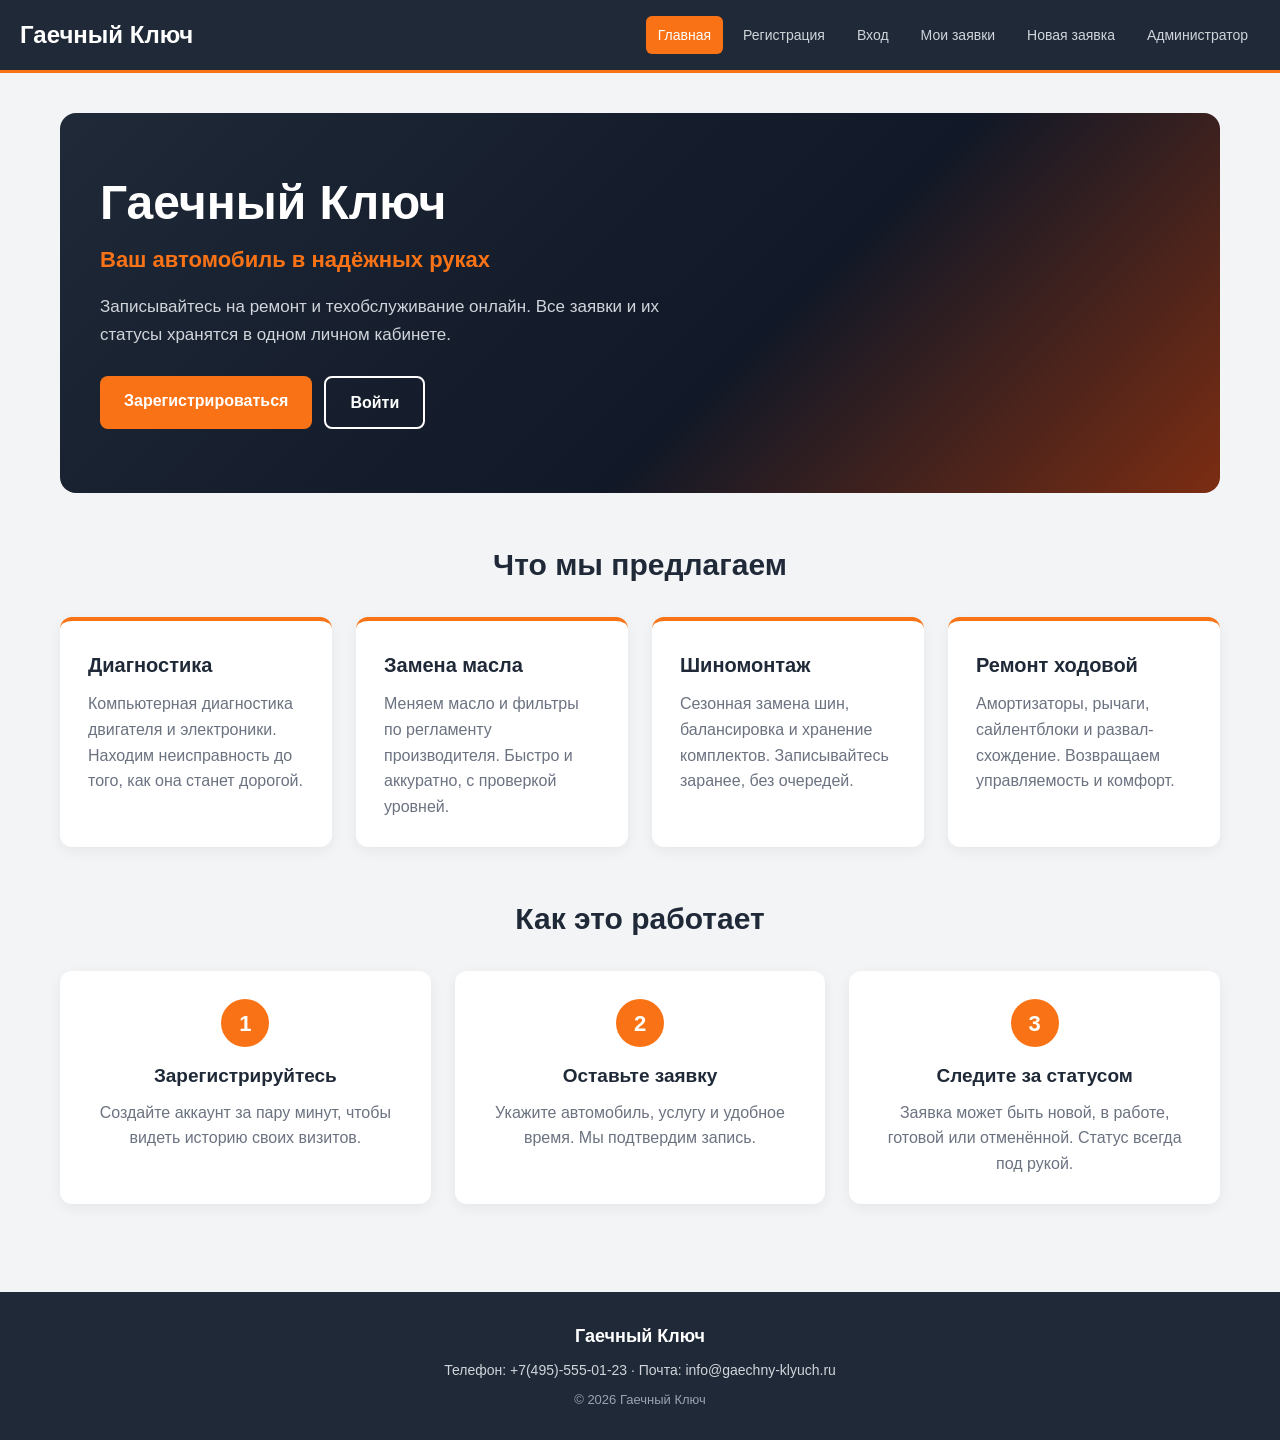
<file: index.html>
<!DOCTYPE html>
<html lang="ru">
<head>
    <meta charset="UTF-8">
    <meta name="viewport" content="width=device-width, initial-scale=1.0">
    <title>Главная | Гаечный Ключ</title>
    <link rel="stylesheet" href="css/style.css">
</head>
<body>
    <header class="header">
        <a class="header__logo" href="index.html">Гаечный Ключ</a>
        <nav class="header__nav">
            <a class="header__link header__link--active" href="index.html">Главная</a>
            <a class="header__link" href="register.html">Регистрация</a>
            <a class="header__link" href="login.html">Вход</a>
            <a class="header__link" href="orders.html">Мои заявки</a>
            <a class="header__link" href="create.html">Новая заявка</a>
            <a class="header__link" href="admin.html">Администратор</a>
        </nav>
    </header>

    <main class="main">
        <section class="hero">
    <h1 class="hero__title">Гаечный Ключ</h1>
    <p class="hero__slogan">Ваш автомобиль в надёжных руках</p>
    <p class="hero__text">Записывайтесь на ремонт и техобслуживание онлайн. Все заявки и их статусы хранятся в одном личном кабинете.</p>
    <div class="hero__buttons">
        <a class="button" href="register.html">Зарегистрироваться</a>
        <a class="button button--outline" href="login.html">Войти</a>
    </div>
</section>

<section>
    <h2 class="section-title">Что мы предлагаем</h2>
    <div class="cards">
        <article class="service-card">
            <h3 class="service-card__title">Диагностика</h3>
            <p class="service-card__text">Компьютерная диагностика двигателя и электроники. Находим неисправность до того, как она станет дорогой.</p>
        </article>
        <article class="service-card">
            <h3 class="service-card__title">Замена масла</h3>
            <p class="service-card__text">Меняем масло и фильтры по регламенту производителя. Быстро и аккуратно, с проверкой уровней.</p>
        </article>
        <article class="service-card">
            <h3 class="service-card__title">Шиномонтаж</h3>
            <p class="service-card__text">Сезонная замена шин, балансировка и хранение комплектов. Записывайтесь заранее, без очередей.</p>
        </article>
        <article class="service-card">
            <h3 class="service-card__title">Ремонт ходовой</h3>
            <p class="service-card__text">Амортизаторы, рычаги, сайлентблоки и развал-схождение. Возвращаем управляемость и комфорт.</p>
        </article>
    </div>
</section>

<section>
    <h2 class="section-title">Как это работает</h2>
    <div class="cards">
        <div class="step">
            <span class="step__number">1</span>
            <h3 class="step__title">Зарегистрируйтесь</h3>
            <p class="step__text">Создайте аккаунт за пару минут, чтобы видеть историю своих визитов.</p>
        </div>
        <div class="step">
            <span class="step__number">2</span>
            <h3 class="step__title">Оставьте заявку</h3>
            <p class="step__text">Укажите автомобиль, услугу и удобное время. Мы подтвердим запись.</p>
        </div>
        <div class="step">
            <span class="step__number">3</span>
            <h3 class="step__title">Следите за статусом</h3>
            <p class="step__text">Заявка может быть новой, в работе, готовой или отменённой. Статус всегда под рукой.</p>
        </div>
    </div>
</section>
    </main>

    <footer class="footer">
        <p class="footer__name">Гаечный Ключ</p>
        <p class="footer__text">Телефон: +7(495)-555-01-23 · Почта: info@gaechny-klyuch.ru</p>
        <p class="footer__year">© 2026 Гаечный Ключ</p>
    </footer>
</body>
</html>
</file>
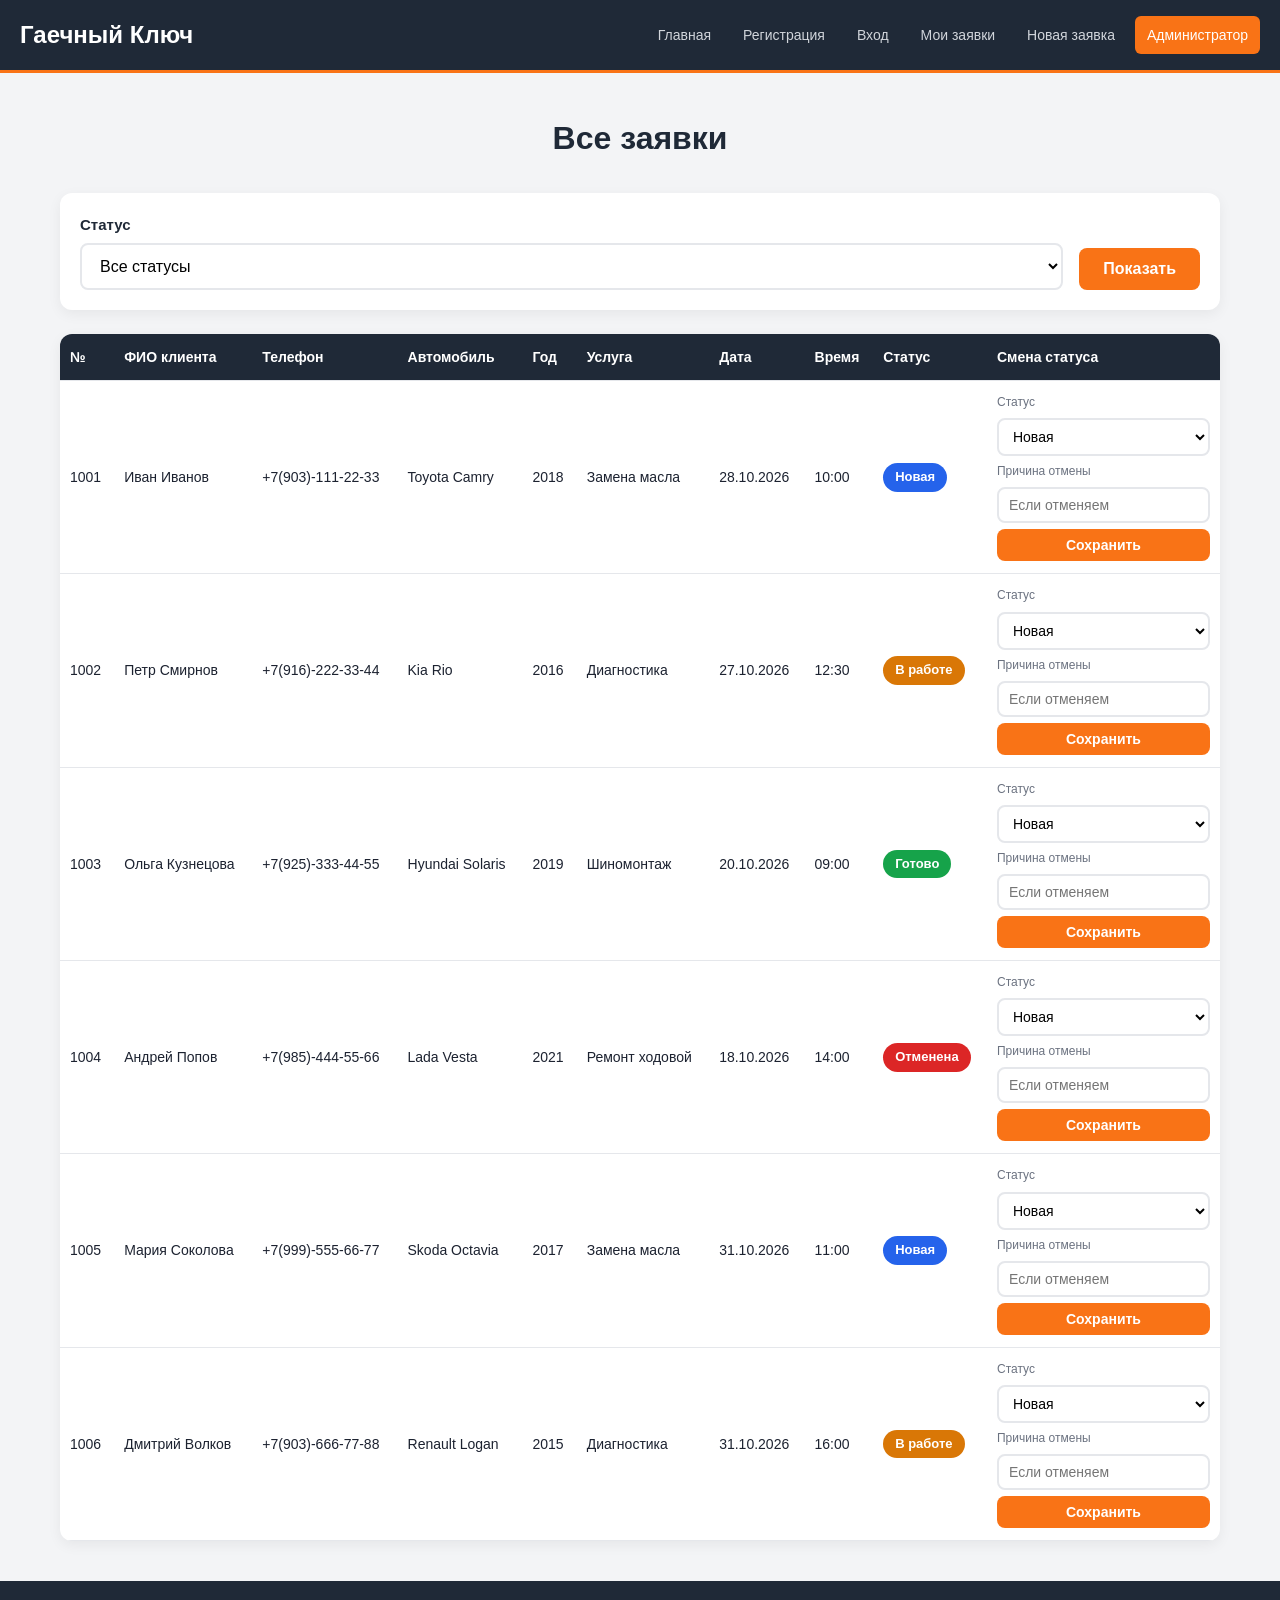
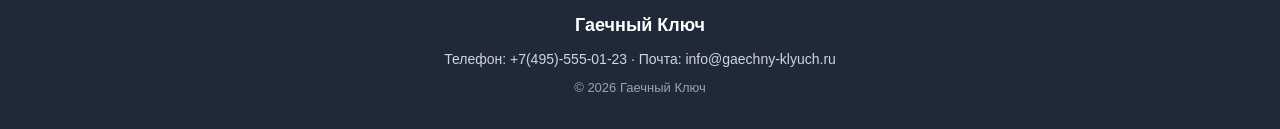
<file: admin.html>
<!DOCTYPE html>
<html lang="ru">

<head>
    <meta charset="UTF-8">
    <meta name="viewport" content="width=device-width, initial-scale=1.0">
    <title>Администратор | Гаечный Ключ</title>
    <link rel="stylesheet" href="css/style.css">
</head>

<body>
    <header class="header">
        <a class="header__logo" href="index.html">Гаечный Ключ</a>
        <nav class="header__nav">
            <a class="header__link" href="index.html">Главная</a>
            <a class="header__link" href="register.html">Регистрация</a>
            <a class="header__link" href="login.html">Вход</a>
            <a class="header__link" href="orders.html">Мои заявки</a>
            <a class="header__link" href="create.html">Новая заявка</a>
            <a class="header__link header__link--active" href="admin.html">Администратор</a>
        </nav>
    </header>

    <main class="main">
        <h1 class="page-title">Все заявки</h1>

        <form class="admin-filter" method="get" action="">
            <div class="form__group admin-filter__group">
                <label class="form__label" for="filter-status">Статус</label>
                <select class="form__select" id="filter-status" name="status">
                    <option value="">Все статусы</option>
                    <option value="new">Новая</option>
                    <option value="work">В работе</option>
                    <option value="done">Готово</option>
                    <option value="cancel">Отменена</option>
                </select>
            </div>
            <button class="button" type="submit">Показать</button>
        </form>
        <div class="table-wrap">
            <table class="table">
                <thead>
                    <tr>
                        <th>№</th>
                        <th>ФИО клиента</th>
                        <th>Телефон</th>
                        <th>Автомобиль</th>
                        <th>Год</th>
                        <th>Услуга</th>
                        <th>Дата</th>
                        <th>Время</th>
                        <th>Статус</th>
                        <th>Смена статуса</th>
                    </tr>
                </thead>
                <tbody>
                    <tr>
                        <td>1001</td>
                        <td>Иван Иванов</td>
                        <td>+7(903)-111-22-33</td>
                        <td>Toyota Camry</td>
                        <td>2018</td>
                        <td>Замена масла</td>
                        <td>28.10.2026</td>
                        <td>10:00</td>
                        <td><span class="status status--new">Новая</span></td>
                        <td>
                            <form class="table__form" method="post" action="">
                                <label class="table__label" for="status-1001">Статус</label>
                                <select class="form__select table__select" id="status-1001" name="status-1001">
                                    <option value="new">Новая</option>
                                    <option value="work">В работе</option>
                                    <option value="done">Готово</option>
                                    <option value="cancel">Отменена</option>
                                </select>
                                <label class="table__label" for="cancel-1001">Причина отмены</label>
                                <input class="form__input table__input" type="text" id="cancel-1001" name="cancel-1001"
                                    placeholder="Если отменяем">
                                <button class="button table__button" type="submit">Сохранить</button>
                            </form>
                        </td>
                    </tr>
                    <tr>
                        <td>1002</td>
                        <td>Петр Смирнов</td>
                        <td>+7(916)-222-33-44</td>
                        <td>Kia Rio</td>
                        <td>2016</td>
                        <td>Диагностика</td>
                        <td>27.10.2026</td>
                        <td>12:30</td>
                        <td><span class="status status--work">В работе</span></td>
                        <td>
                            <form class="table__form" method="post" action="">
                                <label class="table__label" for="status-1002">Статус</label>
                                <select class="form__select table__select" id="status-1002" name="status-1002">
                                    <option value="new">Новая</option>
                                    <option value="work">В работе</option>
                                    <option value="done">Готово</option>
                                    <option value="cancel">Отменена</option>
                                </select>
                                <label class="table__label" for="cancel-1002">Причина отмены</label>
                                <input class="form__input table__input" type="text" id="cancel-1002" name="cancel-1002"
                                    placeholder="Если отменяем">
                                <button class="button table__button" type="submit">Сохранить</button>
                            </form>
                        </td>
                    </tr>
                    <tr>
                        <td>1003</td>
                        <td>Ольга Кузнецова</td>
                        <td>+7(925)-333-44-55</td>
                        <td>Hyundai Solaris</td>
                        <td>2019</td>
                        <td>Шиномонтаж</td>
                        <td>20.10.2026</td>
                        <td>09:00</td>
                        <td><span class="status status--done">Готово</span></td>
                        <td>
                            <form class="table__form" method="post" action="">
                                <label class="table__label" for="status-1003">Статус</label>
                                <select class="form__select table__select" id="status-1003" name="status-1003">
                                    <option value="new">Новая</option>
                                    <option value="work">В работе</option>
                                    <option value="done">Готово</option>
                                    <option value="cancel">Отменена</option>
                                </select>
                                <label class="table__label" for="cancel-1003">Причина отмены</label>
                                <input class="form__input table__input" type="text" id="cancel-1003" name="cancel-1003"
                                    placeholder="Если отменяем">
                                <button class="button table__button" type="submit">Сохранить</button>
                            </form>
                        </td>
                    </tr>
                    <tr>
                        <td>1004</td>
                        <td>Андрей Попов</td>
                        <td>+7(985)-444-55-66</td>
                        <td>Lada Vesta</td>
                        <td>2021</td>
                        <td>Ремонт ходовой</td>
                        <td>18.10.2026</td>
                        <td>14:00</td>
                        <td><span class="status status--cancel">Отменена</span></td>
                        <td>
                            <form class="table__form" method="post" action="">
                                <label class="table__label" for="status-1004">Статус</label>
                                <select class="form__select table__select" id="status-1004" name="status-1004">
                                    <option value="new">Новая</option>
                                    <option value="work">В работе</option>
                                    <option value="done">Готово</option>
                                    <option value="cancel">Отменена</option>
                                </select>
                                <label class="table__label" for="cancel-1004">Причина отмены</label>
                                <input class="form__input table__input" type="text" id="cancel-1004" name="cancel-1004"
                                    placeholder="Если отменяем">
                                <button class="button table__button" type="submit">Сохранить</button>
                            </form>
                        </td>
                    </tr>
                    <tr>
                        <td>1005</td>
                        <td>Мария Соколова</td>
                        <td>+7(999)-555-66-77</td>
                        <td>Skoda Octavia</td>
                        <td>2017</td>
                        <td>Замена масла</td>
                        <td>31.10.2026</td>
                        <td>11:00</td>
                        <td><span class="status status--new">Новая</span></td>
                        <td>
                            <form class="table__form" method="post" action="">
                                <label class="table__label" for="status-1001">Статус</label>
                                <select class="form__select table__select" id="status-1005" name="status-1005">
                                    <option value="new">Новая</option>
                                    <option value="work">В работе</option>
                                    <option value="done">Готово</option>
                                    <option value="cancel">Отменена</option>
                                </select>
                                <label class="table__label" for="cancel-1005">Причина отмены</label>
                                <input class="form__input table__input" type="text" id="cancel-1005" name="cancel-1005"
                                    placeholder="Если отменяем">
                                <button class="button table__button" type="submit">Сохранить</button>
                            </form>
                        </td>
                    </tr>
                    <tr>
                        <td>1006</td>
                        <td>Дмитрий Волков</td>
                        <td>+7(903)-666-77-88</td>
                        <td>Renault Logan</td>
                        <td>2015</td>
                        <td>Диагностика</td>
                        <td>31.10.2026</td>
                        <td>16:00</td>
                        <td><span class="status status--work">В работе</span></td>
                        <td>
                            <form class="table__form" method="post" action="">
                                <label class="table__label" for="status-1001">Статус</label>
                                <select class="form__select table__select" id="status-1006" name="status-1006">
                                    <option value="new">Новая</option>
                                    <option value="work">В работе</option>
                                    <option value="done">Готово</option>
                                    <option value="cancel">Отменена</option>
                                </select>
                                <label class="table__label" for="cancel-1006">Причина отмены</label>
                                <input class="form__input table__input" type="text" id="cancel-1006" name="cancel-1006"
                                    placeholder="Если отменяем">
                                <button class="button table__button" type="submit">Сохранить</button>
                            </form>
                        </td>
                    </tr>
                </tbody>
            </table>
        </div>
    </main>

    <footer class="footer">
        <p class="footer__name">Гаечный Ключ</p>
        <p class="footer__text">Телефон: +7(495)-555-01-23 · Почта: info@gaechny-klyuch.ru</p>
        <p class="footer__year">© 2026 Гаечный Ключ</p>
    </footer>
</body>

</html>
</file>
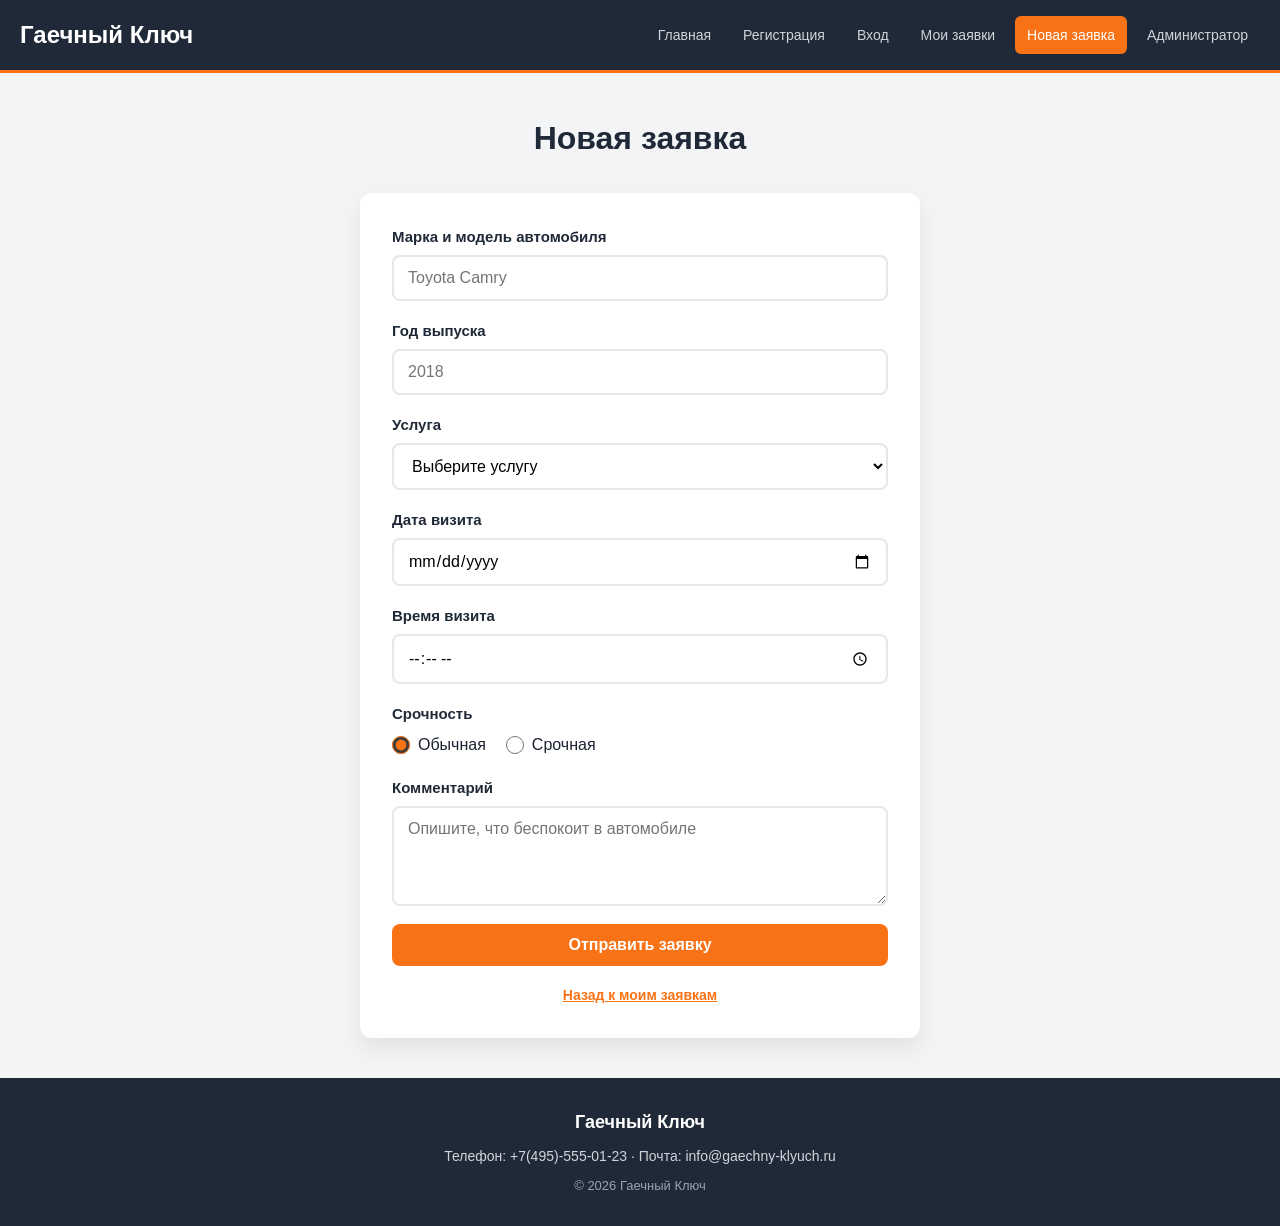
<file: create.html>
<!DOCTYPE html>
<html lang="ru">
<head>
    <meta charset="UTF-8">
    <meta name="viewport" content="width=device-width, initial-scale=1.0">
    <title>Новая заявка | Гаечный Ключ</title>
    <link rel="stylesheet" href="css/style.css">
</head>
<body>
    <header class="header">
        <a class="header__logo" href="index.html">Гаечный Ключ</a>
        <nav class="header__nav">
            <a class="header__link" href="index.html">Главная</a>
            <a class="header__link" href="register.html">Регистрация</a>
            <a class="header__link" href="login.html">Вход</a>
            <a class="header__link" href="orders.html">Мои заявки</a>
            <a class="header__link header__link--active" href="create.html">Новая заявка</a>
            <a class="header__link" href="admin.html">Администратор</a>
        </nav>
    </header>

    <main class="main">
        <h1 class="page-title">Новая заявка</h1>

        <form class="form form--create" method="post" action="">
            <div class="form__group">
                <label class="form__label" for="car">Марка и модель автомобиля</label>
                <input class="form__input" type="text" id="car" name="car"
                       placeholder="Toyota Camry" required>
            </div>

            <div class="form__group">
                <label class="form__label" for="year">Год выпуска</label>
                <input class="form__input" type="number" id="year" name="year"
                       placeholder="2018" min="1990" max="2026" required>
            </div>

            <div class="form__group">
                <label class="form__label" for="service">Услуга</label>
                <select class="form__select" id="service" name="service" required>
                    <option value="" disabled selected>Выберите услугу</option>
                    <option value="diagnostics">Диагностика</option>
                    <option value="oil">Замена масла</option>
                    <option value="tire">Шиномонтаж</option>
                    <option value="suspension">Ремонт ходовой</option>
                </select>
            </div>

            <div class="form__group">
                <label class="form__label" for="date">Дата визита</label>
                <input class="form__input" type="date" id="date" name="date" required>
            </div>

            <div class="form__group">
                <label class="form__label" for="time">Время визита</label>
                <input class="form__input" type="time" id="time" name="time" required>
            </div>

            <fieldset class="form__fieldset">
                <legend class="form__legend">Срочность</legend>
                <div class="form__options">
                    <div class="form__option">
                        <input type="radio" id="urgency-normal" name="urgency" value="normal" checked>
                        <label for="urgency-normal">Обычная</label>
                    </div>
                    <div class="form__option">
                        <input type="radio" id="urgency-urgent" name="urgency" value="urgent">
                        <label for="urgency-urgent">Срочная</label>
                    </div>
                </div>
            </fieldset>

            <div class="form__group">
                <label class="form__label" for="comment">Комментарий</label>
                <textarea class="form__textarea" id="comment" name="comment"
                          placeholder="Опишите, что беспокоит в автомобиле"></textarea>
            </div>

            <button class="button button--wide" type="submit">Отправить заявку</button>

            <p class="form__link"><a href="orders.html">Назад к моим заявкам</a></p>
        </form>
    </main>

    <footer class="footer">
        <p class="footer__name">Гаечный Ключ</p>
        <p class="footer__text">Телефон: +7(495)-555-01-23 · Почта: info@gaechny-klyuch.ru</p>
        <p class="footer__year">© 2026 Гаечный Ключ</p>
    </footer>
</body>
</html>
</file>
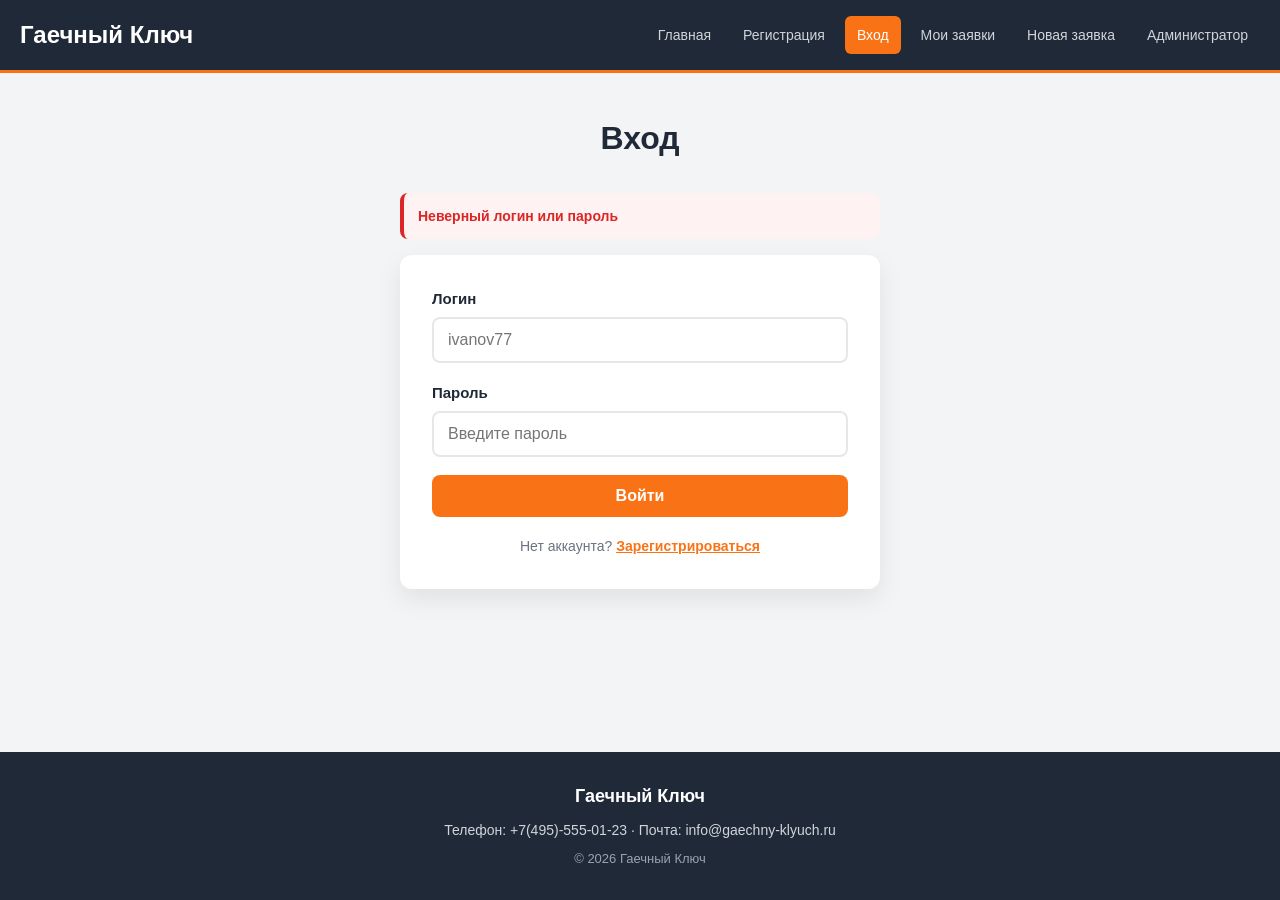
<file: login.html>
<!DOCTYPE html>
<html lang="ru">
<head>
    <meta charset="UTF-8">
    <meta name="viewport" content="width=device-width, initial-scale=1.0">
    <title>Вход | Гаечный Ключ</title>
    <link rel="stylesheet" href="css/style.css">
</head>
<body>
    <header class="header">
        <a class="header__logo" href="index.html">Гаечный Ключ</a>
        <nav class="header__nav">
            <a class="header__link" href="index.html">Главная</a>
            <a class="header__link" href="register.html">Регистрация</a>
            <a class="header__link header__link--active" href="login.html">Вход</a>
            <a class="header__link" href="orders.html">Мои заявки</a>
            <a class="header__link" href="create.html">Новая заявка</a>
            <a class="header__link" href="admin.html">Администратор</a>
        </nav>
    </header>

    <main class="main">
        <h1 class="page-title">Вход</h1>

        <div class="login">
            <p class="form__error login__alert">Неверный логин или пароль</p>

            <form class="form" method="post" action="">
                <div class="form__group">
                    <label class="form__label" for="login">Логин</label>
                    <input class="form__input" type="text" id="login" name="login"
                           placeholder="ivanov77" required>
                </div>

                <div class="form__group">
                    <label class="form__label" for="password">Пароль</label>
                    <input class="form__input" type="password" id="password" name="password"
                           placeholder="Введите пароль" required>
                </div>

                <button class="button button--wide" type="submit">Войти</button>

                <p class="form__link">Нет аккаунта? <a href="register.html">Зарегистрироваться</a></p>
            </form>
        </div>
    </main>

    <footer class="footer">
        <p class="footer__name">Гаечный Ключ</p>
        <p class="footer__text">Телефон: +7(495)-555-01-23 · Почта: info@gaechny-klyuch.ru</p>
        <p class="footer__year">© 2026 Гаечный Ключ</p>
    </footer>
</body>
</html>
</file>
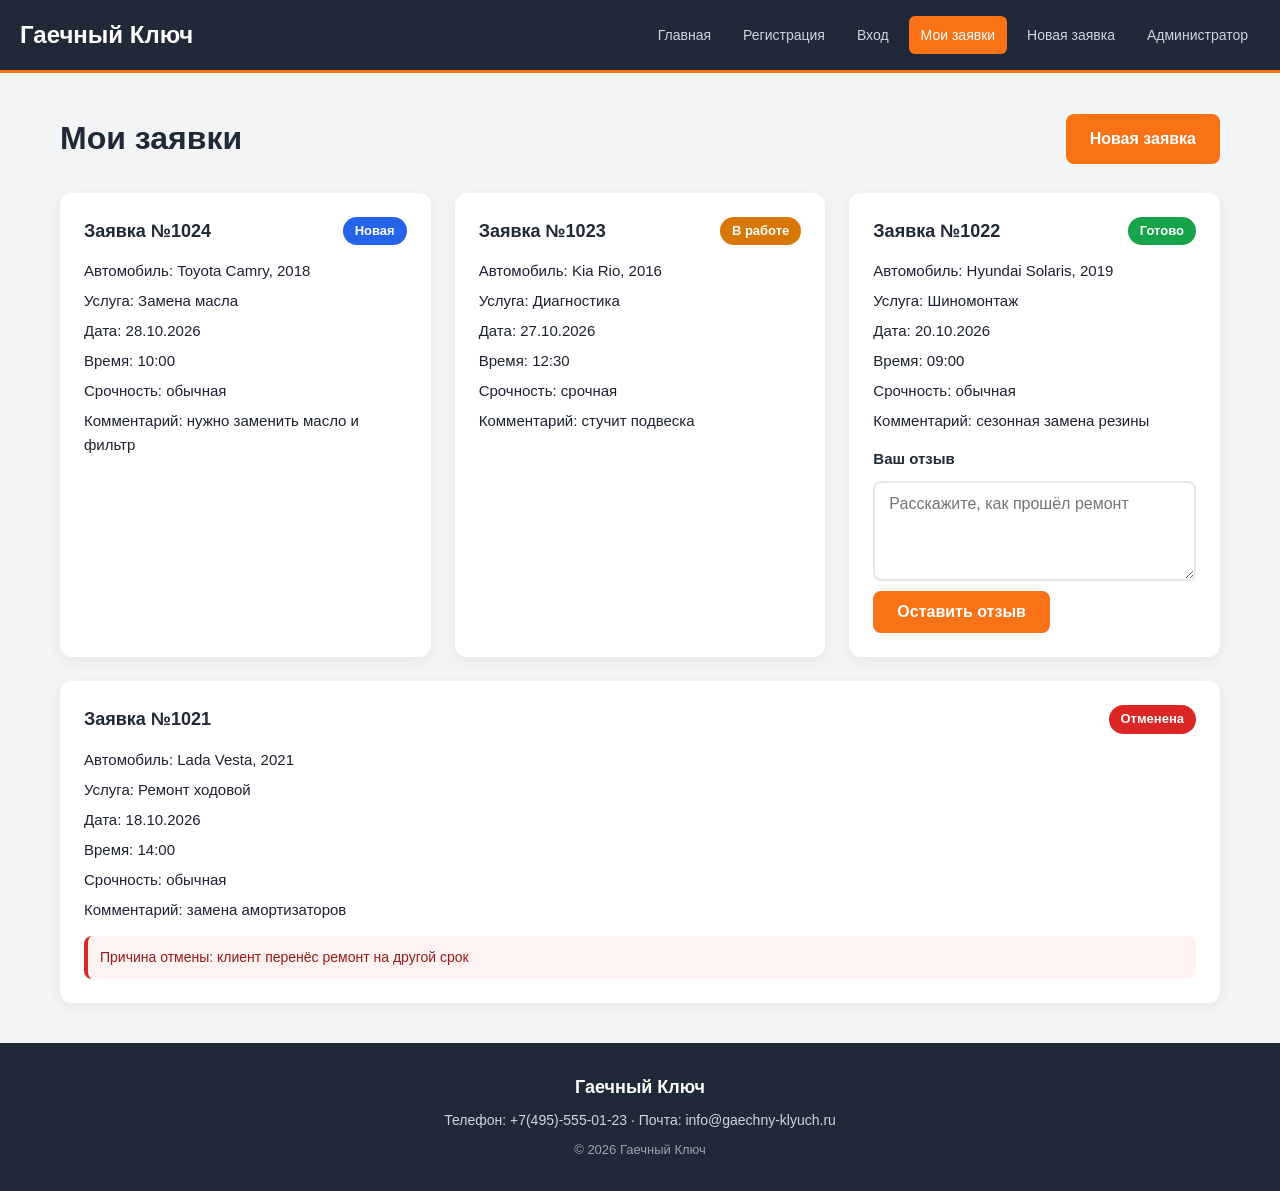
<file: orders.html>
<!DOCTYPE html>
<html lang="ru">
<head>
    <meta charset="UTF-8">
    <meta name="viewport" content="width=device-width, initial-scale=1.0">
    <title>Мои заявки | Гаечный Ключ</title>
    <link rel="stylesheet" href="css/style.css">
</head>
<body>
    <header class="header">
        <a class="header__logo" href="index.html">Гаечный Ключ</a>
        <nav class="header__nav">
            <a class="header__link" href="index.html">Главная</a>
            <a class="header__link" href="register.html">Регистрация</a>
            <a class="header__link" href="login.html">Вход</a>
            <a class="header__link header__link--active" href="orders.html">Мои заявки</a>
            <a class="header__link" href="create.html">Новая заявка</a>
            <a class="header__link" href="admin.html">Администратор</a>
        </nav>
    </header>

    <main class="main">
        <div class="orders__header">
            <h1 class="page-title">Мои заявки</h1>
            <a class="button" href="create.html">Новая заявка</a>
        </div>

        <div class="orders__list">
            <article class="order-card">
                <div class="order-card__top">
                    <span class="order-card__number">Заявка №1024</span>
                    <span class="status status--new">Новая</span>
                </div>
                <ul class="order-card__list">
                    <li>Автомобиль: Toyota Camry, 2018</li>
                    <li>Услуга: Замена масла</li>
                    <li>Дата: 28.10.2026</li>
                    <li>Время: 10:00</li>
                    <li>Срочность: обычная</li>
                    <li>Комментарий: нужно заменить масло и фильтр</li>
                </ul>
            </article>

            <article class="order-card">
                <div class="order-card__top">
                    <span class="order-card__number">Заявка №1023</span>
                    <span class="status status--work">В работе</span>
                </div>
                <ul class="order-card__list">
                    <li>Автомобиль: Kia Rio, 2016</li>
                    <li>Услуга: Диагностика</li>
                    <li>Дата: 27.10.2026</li>
                    <li>Время: 12:30</li>
                    <li>Срочность: срочная</li>
                    <li>Комментарий: стучит подвеска</li>
                </ul>
            </article>

            <article class="order-card">
                <div class="order-card__top">
                    <span class="order-card__number">Заявка №1022</span>
                    <span class="status status--done">Готово</span>
                </div>
                <ul class="order-card__list">
                    <li>Автомобиль: Hyundai Solaris, 2019</li>
                    <li>Услуга: Шиномонтаж</li>
                    <li>Дата: 20.10.2026</li>
                    <li>Время: 09:00</li>
                    <li>Срочность: обычная</li>
                    <li>Комментарий: сезонная замена резины</li>
                </ul>
                <form class="review" method="post" action="">
    <label class="form__label" for="review-1022">Ваш отзыв</label>
    <textarea class="form__textarea" id="review-1022" name="review"
              placeholder="Расскажите, как прошёл ремонт" required></textarea>
    <button class="button" type="submit">Оставить отзыв</button>
</form>
            </article>

            <article class="order-card">
                <div class="order-card__top">
                    <span class="order-card__number">Заявка №1021</span>
                    <span class="status status--cancel">Отменена</span>
                </div>
                <ul class="order-card__list">
                    <li>Автомобиль: Lada Vesta, 2021</li>
                    <li>Услуга: Ремонт ходовой</li>
                    <li>Дата: 18.10.2026</li>
                    <li>Время: 14:00</li>
                    <li>Срочность: обычная</li>
                    <li>Комментарий: замена амортизаторов</li>
                </ul>
                <p class="order-card__cancel">Причина отмены: клиент перенёс ремонт на другой срок</p>
            </article>
        </div>
    </main>

    <footer class="footer">
        <p class="footer__name">Гаечный Ключ</p>
        <p class="footer__text">Телефон: +7(495)-555-01-23 · Почта: info@gaechny-klyuch.ru</p>
        <p class="footer__year">© 2026 Гаечный Ключ</p>
    </footer>
</body>
</html>
</file>
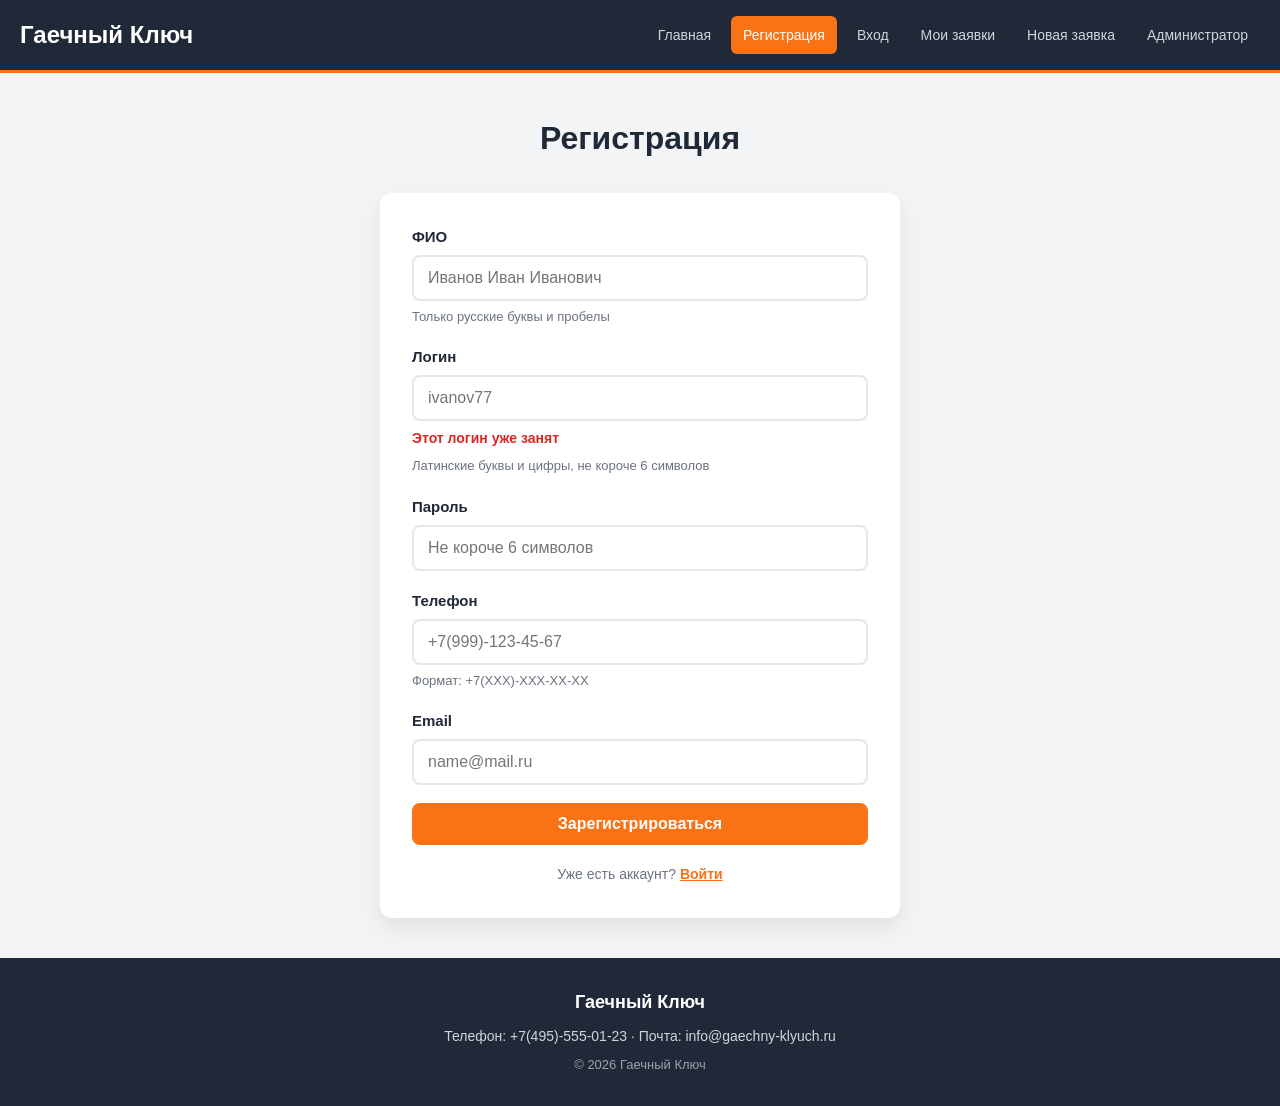
<file: register.html>
<!DOCTYPE html>
<html lang="ru">
<head>
    <meta charset="UTF-8">
    <meta name="viewport" content="width=device-width, initial-scale=1.0">
    <title>Регистрация | Гаечный Ключ</title>
    <link rel="stylesheet" href="css/style.css">
</head>
<body>
    <header class="header">
        <a class="header__logo" href="index.html">Гаечный Ключ</a>
        <nav class="header__nav">
            <a class="header__link" href="index.html">Главная</a>
            <a class="header__link header__link--active" href="register.html">Регистрация</a>
            <a class="header__link" href="login.html">Вход</a>
            <a class="header__link" href="orders.html">Мои заявки</a>
            <a class="header__link" href="create.html">Новая заявка</a>
            <a class="header__link" href="admin.html">Администратор</a>
        </nav>
    </header>

    <main class="main">
        <h1 class="page-title">Регистрация</h1>

        <form class="form form--register" method="post" action="">
            <div class="form__group">
                <label class="form__label" for="fullname">ФИО</label>
                <input class="form__input" type="text" id="fullname" name="fullname"
                       placeholder="Иванов Иван Иванович" pattern="[А-Яа-яЁё ]+" required>
                <span class="form__hint">Только русские буквы и пробелы</span>
            </div>

            <div class="form__group">
                <label class="form__label" for="login">Логин</label>
                <input class="form__input" type="text" id="login" name="login"
                       placeholder="ivanov77" minlength="6" pattern="[A-Za-z0-9]+" required>
                <span class="form__error">Этот логин уже занят</span>
                <span class="form__hint">Латинские буквы и цифры, не короче 6 символов</span>
            </div>

            <div class="form__group">
                <label class="form__label" for="password">Пароль</label>
                <input class="form__input" type="password" id="password" name="password"
                       placeholder="Не короче 6 символов" minlength="6" required>
            </div>

            <div class="form__group">
                <label class="form__label" for="phone">Телефон</label>
                <input class="form__input" type="tel" id="phone" name="phone"
                       placeholder="+7(999)-123-45-67" pattern="\+7\(\d{3}\)-\d{3}-\d{2}-\d{2}" required>
                <span class="form__hint">Формат: +7(XXX)-XXX-XX-XX</span>
            </div>

            <div class="form__group">
                <label class="form__label" for="email">Email</label>
                <input class="form__input" type="email" id="email" name="email"
                       placeholder="name@mail.ru" required>
            </div>

            <button class="button button--wide" type="submit">Зарегистрироваться</button>

            <p class="form__link">Уже есть аккаунт? <a href="login.html">Войти</a></p>
        </form>
    </main>

    <footer class="footer">
        <p class="footer__name">Гаечный Ключ</p>
        <p class="footer__text">Телефон: +7(495)-555-01-23 · Почта: info@gaechny-klyuch.ru</p>
        <p class="footer__year">© 2026 Гаечный Ключ</p>
    </footer>
</body>
</html>
</file>
<file: css/style.css>
:root {
    --color-main: #1f2937;
    --color-accent: #f97316;
    --color-text: #1c2230;
    --color-bg: #f3f4f6;
    --color-muted: #6b7280;
    --color-border: #e5e7eb;
}

/* Общее */

* {
    margin: 0;
    padding: 0;
    box-sizing: border-box;
}

body {
    font-family: Arial, sans-serif;
    font-size: 16px;
    line-height: 1.6;
    color: var(--color-text);
    background-color: var(--color-bg);
    min-height: 100vh;
    display: flex;
    flex-direction: column;
}

.main {
    flex: 1;
    width: 100%;
    max-width: 1200px;
    margin: 0 auto;
    padding: 40px 20px;
}

.page-title {
    font-size: 32px;
    color: var(--color-main);
    text-align: center;
    margin-bottom: 28px;
}

.section-title {
    font-size: 30px;
    color: var(--color-main);
    text-align: center;
    margin-bottom: 28px;
}

/* Шапка */

.header {
    background-color: var(--color-main);
    border-bottom: 3px solid var(--color-accent);
    padding: 16px 20px;
    display: flex;
    flex-wrap: wrap;
    justify-content: space-between;
    align-items: center;
    gap: 12px;
}

.header__logo {
    color: #ffffff;
    font-size: 24px;
    font-weight: bold;
    text-decoration: none;
}

.header__nav {
    display: flex;
    flex-wrap: wrap;
    gap: 8px;
}

.header__link {
    color: #d1d5db;
    text-decoration: none;
    padding: 8px 12px;
    border-radius: 6px;
    font-size: 14px;
    transition: background-color 0.2s, color 0.2s;
}

.header__link:hover {
    color: #ffffff;
    background-color: #374151;
}

.header__link--active {
    color: #ffffff;
    background-color: var(--color-accent);
}

/* Подвал */

.footer {
    background-color: var(--color-main);
    color: #d1d5db;
    padding: 30px 20px;
    text-align: center;
    font-size: 14px;
}

.footer__name {
    color: #ffffff;
    font-size: 18px;
    font-weight: bold;
    margin-bottom: 8px;
}

.footer__text {
    margin-bottom: 8px;
}

.footer__year {
    color: #9ca3af;
    font-size: 13px;
}

/* Кнопки */

.button {
    display: inline-block;
    padding: 12px 24px;
    background-color: var(--color-accent);
    color: #ffffff;
    border: none;
    border-radius: 8px;
    font-size: 16px;
    font-weight: bold;
    text-decoration: none;
    text-align: center;
    cursor: pointer;
    transition: background-color 0.2s;
}

.button:hover {
    background-color: #ea580c;
}

.button--wide {
    width: 100%;
}

.button--outline {
    background-color: transparent;
    border: 2px solid #ffffff;
}

.button--outline:hover {
    background-color: #ffffff;
    color: var(--color-main);
}

/* Формы */

.form {
    width: 100%;
    max-width: 480px;
    margin: 0 auto;
    background-color: #ffffff;
    padding: 32px;
    border-radius: 12px;
    box-shadow: 0 10px 25px rgba(0, 0, 0, 0.08);
    display: flex;
    flex-direction: column;
    gap: 18px;
}

.form__group {
    display: flex;
    flex-direction: column;
    gap: 6px;
}

.form__label {
    font-weight: bold;
    font-size: 15px;
    color: var(--color-main);
}

.form__input,
.form__select,
.form__textarea {
    width: 100%;
    padding: 12px 14px;
    border: 2px solid var(--color-border);
    border-radius: 8px;
    font-size: 16px;
    font-family: inherit;
    background-color: #ffffff;
}

.form__input:focus,
.form__select:focus,
.form__textarea:focus {
    outline: none;
    border-color: var(--color-accent);
}

.form__textarea {
    min-height: 100px;
    resize: vertical;
}

.form__hint {
    font-size: 13px;
    color: var(--color-muted);
}

.form__error {
    font-size: 14px;
    font-weight: bold;
    color: #dc2626;
}

.form__link {
    text-align: center;
    font-size: 14px;
    color: var(--color-muted);
}

.form__link a {
    color: var(--color-accent);
    font-weight: bold;
}

/* Статусы */

.status {
    display: inline-block;
    padding: 4px 12px;
    border-radius: 999px;
    font-size: 13px;
    font-weight: bold;
    color: #ffffff;
}

.status--new {
    background-color: #2563eb;
}

.status--work {
    background-color: #d97706;
}

.status--done {
    background-color: #16a34a;
}

.status--cancel {
    background-color: #dc2626;
}

/* Страница: Главная */

.hero {
    background: linear-gradient(135deg, #1f2937 0%, #111827 60%, #7c2d12 100%);
    color: #ffffff;
    border-radius: 16px;
    padding: 64px 40px;
    margin-bottom: 48px;
}

.hero__title {
    font-size: 48px;
    line-height: 1.1;
    margin-bottom: 12px;
}

.hero__slogan {
    font-size: 22px;
    font-weight: bold;
    color: var(--color-accent);
    margin-bottom: 16px;
}

.hero__text {
    font-size: 17px;
    color: #d1d5db;
    max-width: 600px;
    margin-bottom: 28px;
}

.hero__buttons {
    display: flex;
    flex-wrap: wrap;
    gap: 12px;
}

.cards {
    display: flex;
    flex-wrap: wrap;
    gap: 24px;
    margin-bottom: 48px;
}

.service-card {
    flex: 1 1 240px;
    background-color: #ffffff;
    border-radius: 12px;
    padding: 28px;
    border-top: 4px solid var(--color-accent);
    box-shadow: 0 4px 14px rgba(0, 0, 0, 0.06);
    transition: transform 0.2s;
}

.service-card:hover {
    transform: translateY(-4px);
}

.service-card__title {
    font-size: 20px;
    color: var(--color-main);
    margin-bottom: 10px;
}

.service-card__text {
    color: var(--color-muted);
}

.step {
    flex: 1 1 240px;
    background-color: #ffffff;
    border-radius: 12px;
    padding: 28px;
    text-align: center;
    box-shadow: 0 4px 14px rgba(0, 0, 0, 0.06);
}

.step__number {
    display: inline-flex;
    align-items: center;
    justify-content: center;
    width: 48px;
    height: 48px;
    border-radius: 50%;
    background-color: var(--color-accent);
    color: #ffffff;
    font-size: 22px;
    font-weight: bold;
    margin-bottom: 14px;
}

.step__title {
    font-size: 19px;
    color: var(--color-main);
    margin-bottom: 8px;
}

.step__text {
    color: var(--color-muted);
}

@media (max-width: 480px) {
    .hero {
        padding: 40px 20px;
    }

    .hero__title {
        font-size: 32px;
    }

    .hero__slogan {
        font-size: 18px;
    }
}

/* Страница: Регистрация */

.form--register {
    max-width: 520px;
}

@media (max-width: 480px) {
    .form--register {
        padding: 20px;
    }
}

/* Страница: Вход */

.login {
    max-width: 480px;
    margin: 0 auto;
}

.login__alert {
    margin-bottom: 16px;
    padding: 12px 14px;
    background-color: #fef2f2;
    border-left: 4px solid #dc2626;
    border-radius: 8px;
}

@media (max-width: 480px) {
    .login .form {
        padding: 20px;
    }
}

/* Страница: Мои заявки */

.orders__header {
    display: flex;
    flex-wrap: wrap;
    justify-content: space-between;
    align-items: center;
    gap: 16px;
    margin-bottom: 28px;
}

.orders__header .page-title {
    margin-bottom: 0;
    text-align: left;
}

.orders__list {
    display: flex;
    flex-wrap: wrap;
    gap: 24px;
}

.order-card {
    flex: 1 1 340px;
    background-color: #ffffff;
    border-radius: 12px;
    padding: 24px;
    box-shadow: 0 4px 14px rgba(0, 0, 0, 0.06);
    display: flex;
    flex-direction: column;
    gap: 14px;
}

.order-card__top {
    display: flex;
    justify-content: space-between;
    align-items: center;
    flex-wrap: wrap;
    gap: 10px;
}

.order-card__number {
    font-size: 18px;
    font-weight: bold;
    color: var(--color-main);
}

.order-card__list {
    list-style: none;
    display: flex;
    flex-direction: column;
    gap: 6px;
    font-size: 15px;
}

.order-card__cancel {
    padding: 10px 12px;
    background-color: #fef2f2;
    border-left: 4px solid #dc2626;
    border-radius: 8px;
    font-size: 14px;
    color: #991b1b;
}

@media (max-width: 480px) {
    .order-card {
        flex: 1 1 100%;
        padding: 20px;
    }
}

.review {
    display: flex;
    flex-direction: column;
    gap: 10px;
}

.review .button {
    align-self: flex-start;
}

/* Страница: Новая заявка */

.form--create {
    max-width: 560px;
}

.form__fieldset {
    border: none;
    display: flex;
    flex-direction: column;
    gap: 8px;
}

.form__legend {
    font-weight: bold;
    font-size: 15px;
    color: var(--color-main);
    margin-bottom: 6px;
}

.form__options {
    display: flex;
    flex-wrap: wrap;
    gap: 20px;
}

.form__option {
    display: flex;
    align-items: center;
    gap: 8px;
}

.form__option input {
    width: 18px;
    height: 18px;
    accent-color: var(--color-accent);
}

@media (max-width: 480px) {
    .form--create {
        padding: 20px;
    }
}

/* Страница: Панель администратора */

.table-wrap {
    overflow-x: auto;
    background-color: #ffffff;
    border-radius: 12px;
    box-shadow: 0 4px 14px rgba(0, 0, 0, 0.06);
}

.table {
    width: 100%;
    min-width: 900px;
    border-collapse: collapse;
    font-size: 14px;
}

.table th,
.table td {
    padding: 12px 10px;
    text-align: left;
    vertical-align: middle;
    border-bottom: 1px solid var(--color-border);
}

.table th {
    background-color: var(--color-main);
    color: #ffffff;
    white-space: nowrap;
}

.table tbody tr:hover {
    background-color: #fff7ed;
}

.admin-filter {
    display: flex;
    flex-wrap: wrap;
    align-items: flex-end;
    gap: 16px;
    background-color: #ffffff;
    padding: 20px;
    border-radius: 12px;
    margin-bottom: 24px;
    box-shadow: 0 4px 14px rgba(0, 0, 0, 0.06);
}

.admin-filter__group {
    flex: 1 1 220px;
}

.table__form {
    display: flex;
    flex-direction: column;
    gap: 6px;
    min-width: 200px;
}

.table__label {
    font-size: 12px;
    color: var(--color-muted);
}

.table__select,
.table__input {
    padding: 8px 10px;
    font-size: 14px;
}

.table__button {
    padding: 8px 12px;
    font-size: 14px;
}

@media (max-width: 480px) {
    .admin-filter {
        padding: 16px;
    }

    .admin-filter .button {
        width: 100%;
    }
}
</file>
